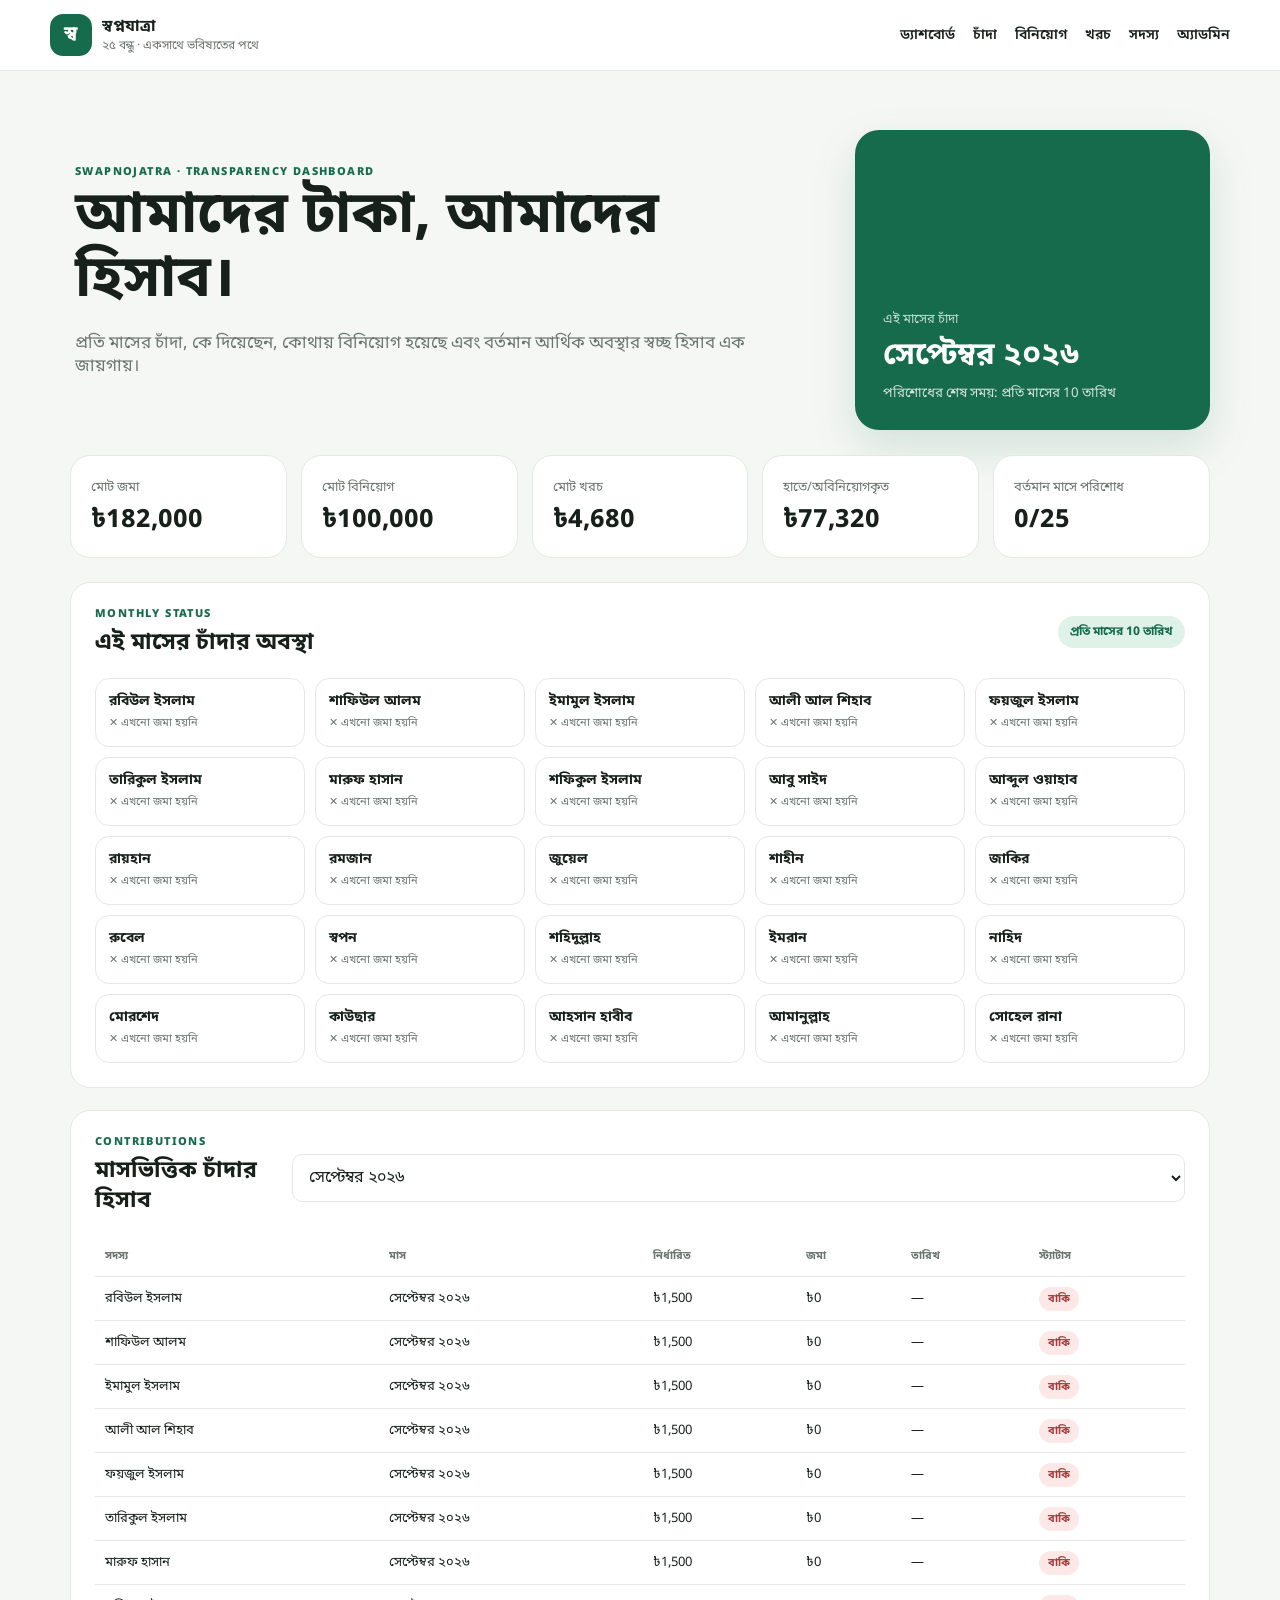
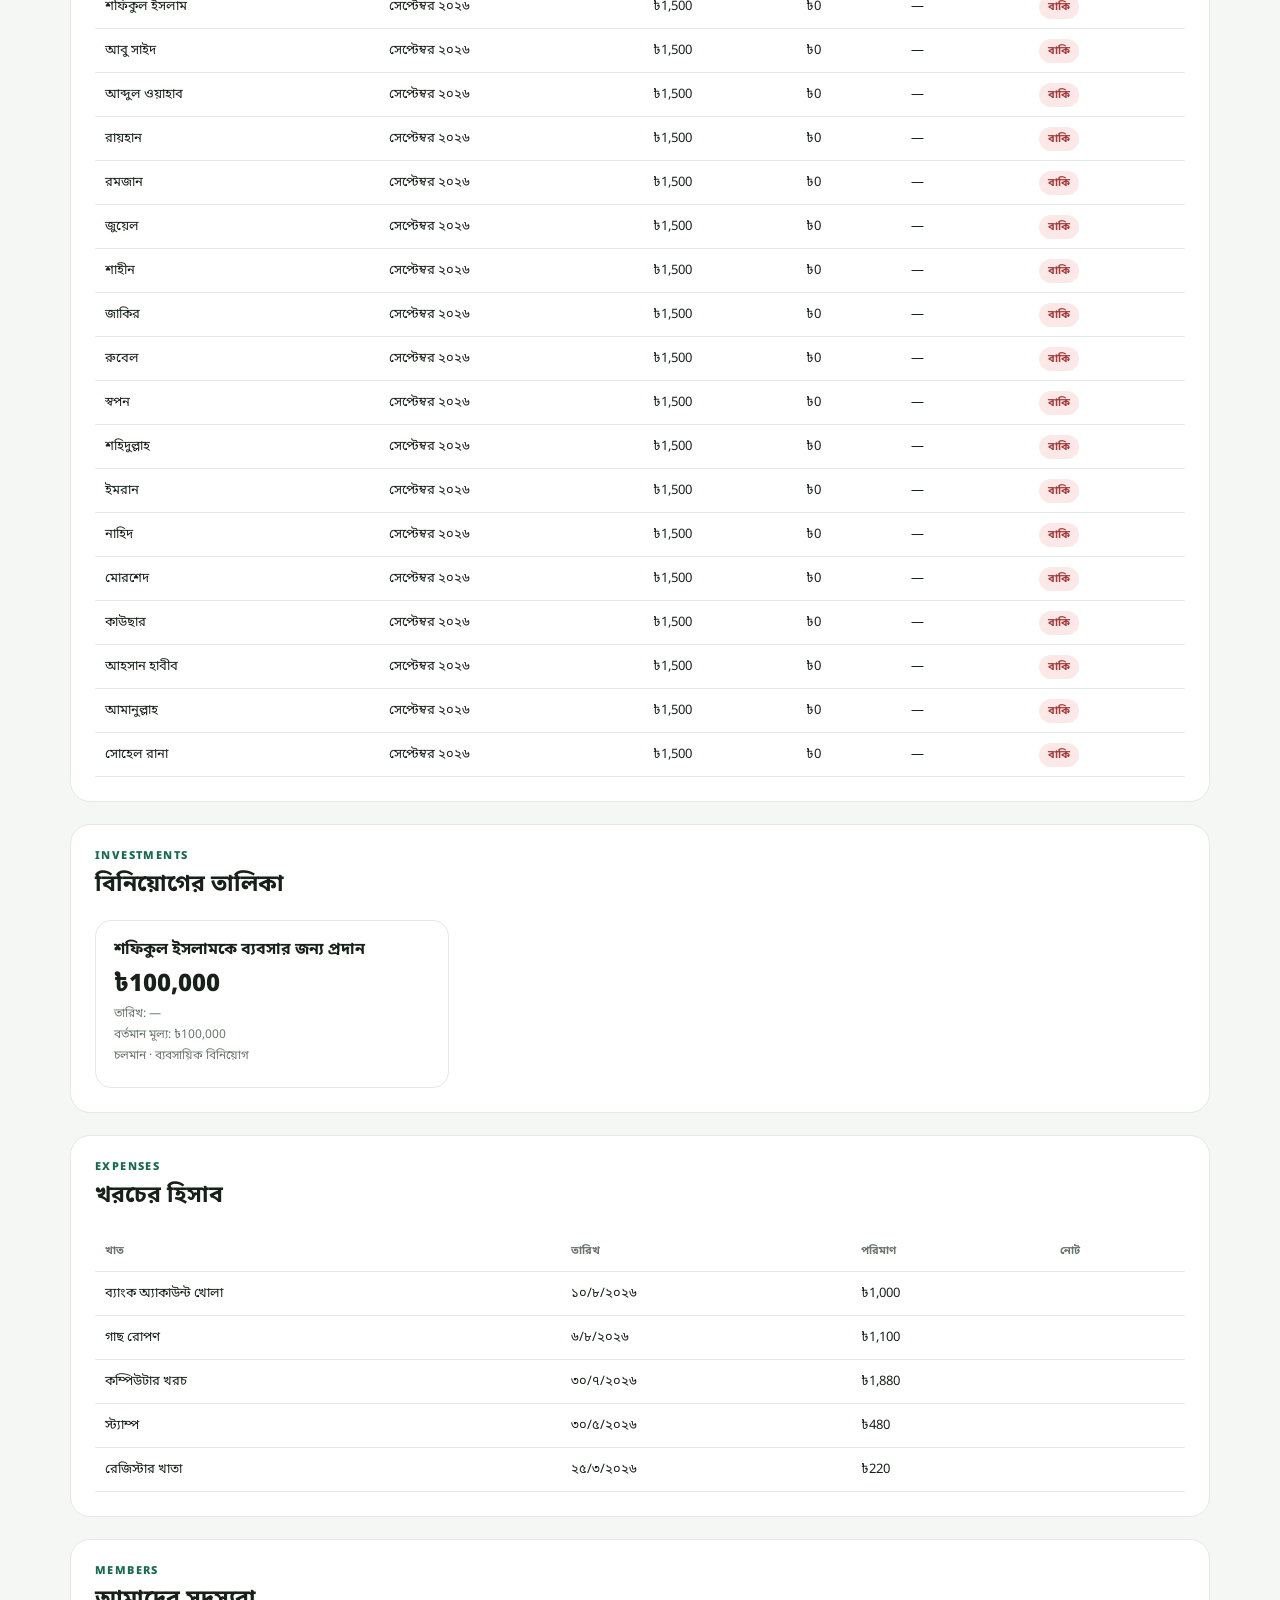
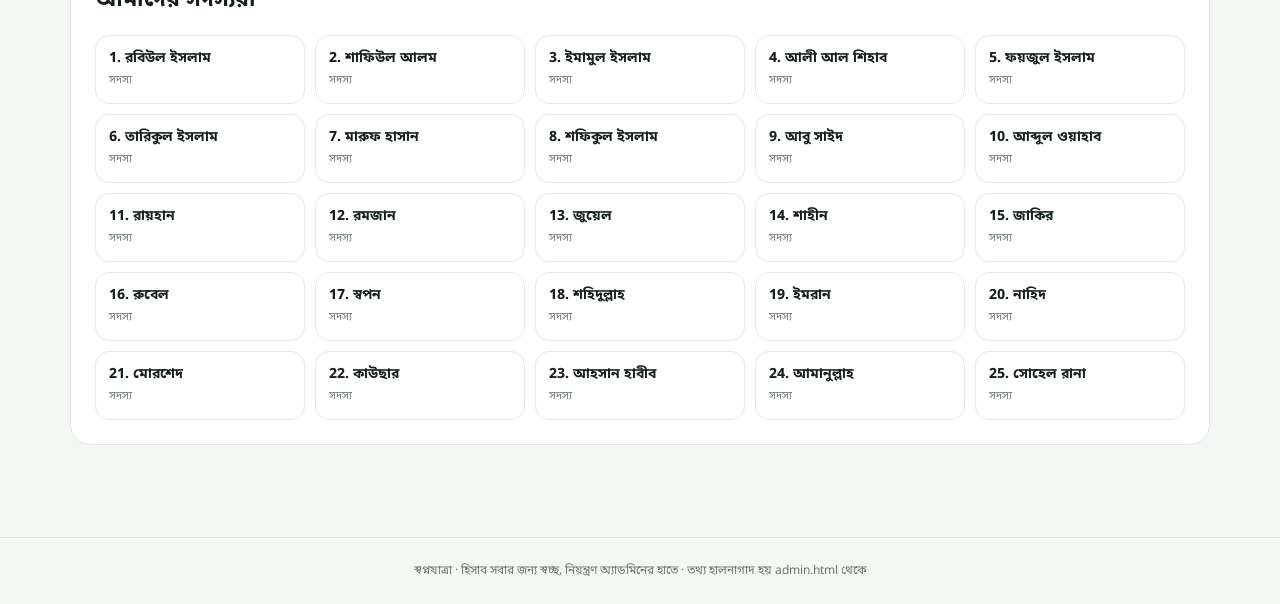
<file: index.html>
<!doctype html>
<html lang="bn">
<head>
  <meta charset="UTF-8">
  <meta name="viewport" content="width=device-width, initial-scale=1.0">
  <title>স্বপ্নযাত্রা — আমাদের সঞ্চয় ও বিনিয়োগ</title>
  <meta name="description" content="স্বপ্নযাত্রা সংগঠনের মাসিক চাঁদা, সদস্যদের পেমেন্ট, বিনিয়োগ ও আর্থিক হিসাব।">
  <link rel="stylesheet" href="css/style.css">
</head>
<body>
<header class="topbar">
  <div class="brand"><div class="logo">স্ব</div><div><strong>স্বপ্নযাত্রা</strong><span>২৫ বন্ধু · একসাথে ভবিষ্যতের পথে</span></div></div>
  <nav>
    <a href="#dashboard">ড্যাশবোর্ড</a>
    <a href="#contributions">চাঁদা</a>
    <a href="#investments">বিনিয়োগ</a>
    <a href="#expenses">খরচ</a>
    <a href="#members">সদস্য</a>
    <a href="admin.html">অ্যাডমিন</a>
  </nav>
</header>

<main>
<section class="hero" id="dashboard">
  <div>
    <p class="eyebrow">SWAPNOJATRA · TRANSPARENCY DASHBOARD</p>
    <h1>আমাদের টাকা, আমাদের হিসাব।</h1>
    <p>প্রতি মাসের চাঁদা, কে দিয়েছেন, কোথায় বিনিয়োগ হয়েছে এবং বর্তমান আর্থিক অবস্থার স্বচ্ছ হিসাব এক জায়গায়।</p>
  </div>
  <div class="hero-card"><span>এই মাসের চাঁদা</span><b id="monthName">—</b><small id="dueSmall">পরিশোধের শেষ সময়: প্রতি মাসের ১০ তারিখ</small></div>
</section>

<section class="stats">
  <div class="stat"><span>মোট জমা</span><strong id="totalContributions">৳0</strong></div>
  <div class="stat"><span>মোট বিনিয়োগ</span><strong id="totalInvestments">৳0</strong></div>
  <div class="stat"><span>মোট খরচ</span><strong id="totalExpenses">৳0</strong></div>
  <div class="stat"><span>হাতে/অবিনিয়োগকৃত</span><strong id="cashBalance">৳0</strong></div>
  <div class="stat"><span>বর্তমান মাসে পরিশোধ</span><strong id="paidCount">0/0</strong></div>
</section>

<section class="panel">
  <div class="panel-head"><div><p class="eyebrow">MONTHLY STATUS</p><h2 id="statusTitle">এই মাসের চাঁদার অবস্থা</h2></div><span class="badge" id="dueBadge">প্রতি মাসের ১০ তারিখ</span></div>
  <div id="paymentStatus" class="member-grid"></div>
</section>

<section class="panel" id="contributions">
  <div class="panel-head"><div><p class="eyebrow">CONTRIBUTIONS</p><h2>মাসভিত্তিক চাঁদার হিসাব</h2></div>
    <select id="monthFilter"></select>
  </div>
  <div class="table-wrap"><table><thead><tr><th>সদস্য</th><th>মাস</th><th>নির্ধারিত</th><th>জমা</th><th>তারিখ</th><th>স্ট্যাটাস</th></tr></thead><tbody id="contributionRows"></tbody></table></div>
</section>

<section class="panel" id="investments">
  <div class="panel-head"><div><p class="eyebrow">INVESTMENTS</p><h2>বিনিয়োগের তালিকা</h2></div></div>
  <div class="investment-grid" id="investmentCards"></div>
</section>

<section class="panel" id="expenses">
  <div class="panel-head"><div><p class="eyebrow">EXPENSES</p><h2>খরচের হিসাব</h2></div></div>
  <div class="table-wrap"><table><thead><tr><th>খাত</th><th>তারিখ</th><th>পরিমাণ</th><th>নোট</th></tr></thead><tbody id="expenseRows"></tbody></table></div>
</section>

<section class="panel" id="members">
  <div class="panel-head"><div><p class="eyebrow">MEMBERS</p><h2>আমাদের সদস্যরা</h2></div></div>
  <div id="membersGrid" class="member-grid"></div>
</section>
</main>

<footer>স্বপ্নযাত্রা · হিসাব সবার জন্য স্বচ্ছ, নিয়ন্ত্রণ অ্যাডমিনের হাতে · তথ্য হালনাগাদ হয় admin.html থেকে</footer>
<script src="js/app.js"></script>
</body>
</html>
</file>
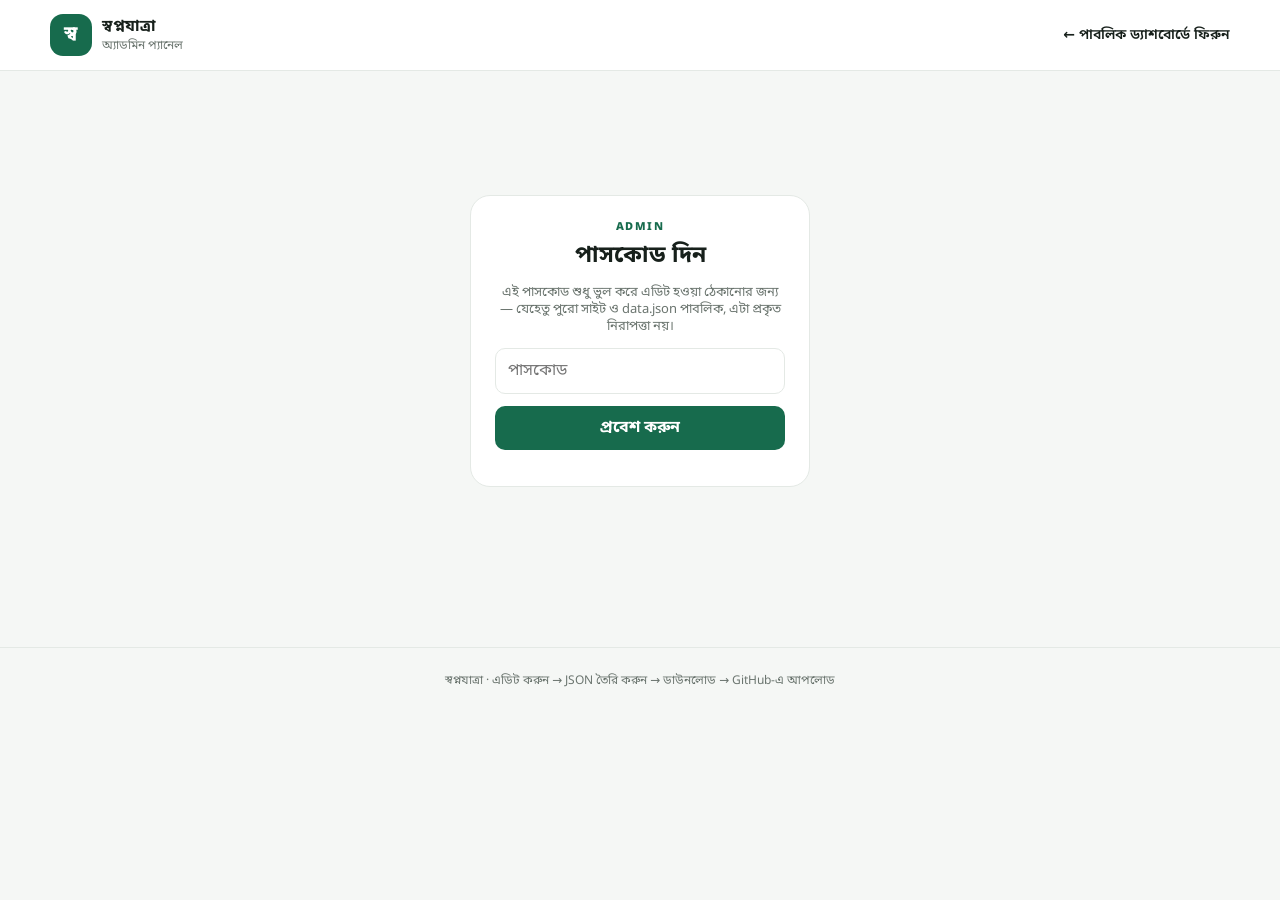
<file: admin.html>
<!doctype html>
<html lang="bn">
<head>
  <meta charset="UTF-8">
  <meta name="viewport" content="width=device-width, initial-scale=1.0">
  <title>অ্যাডমিন — স্বপ্নযাত্রা</title>
  <link rel="stylesheet" href="css/style.css">
</head>
<body>
<header class="topbar">
  <div class="brand"><div class="logo">স্ব</div><div><strong>স্বপ্নযাত্রা</strong><span>অ্যাডমিন প্যানেল</span></div></div>
  <nav><a href="index.html">← পাবলিক ড্যাশবোর্ডে ফিরুন</a></nav>
</header>

<main>

<div id="lockWrap" class="lock-wrap">
  <div class="panel">
    <p class="eyebrow">ADMIN</p>
    <h2>পাসকোড দিন</h2>
    <p class="muted" style="font-size:13px">এই পাসকোড শুধু ভুল করে এডিট হওয়া ঠেকানোর জন্য — যেহেতু পুরো সাইট ও data.json পাবলিক, এটা প্রকৃত নিরাপত্তা নয়।</p>
    <input id="pin" type="password" placeholder="পাসকোড" style="margin:12px 0">
    <button class="primary" style="width:100%" onclick="checkPin()">প্রবেশ করুন</button>
    <p id="pinMsg" class="form-msg" style="color:var(--danger)"></p>
  </div>
</div>

<div id="app" class="hidden">

  <section class="panel">
    <div class="panel-head"><div><p class="eyebrow">DATA</p><h2>বর্তমান ডেটা লোড করুন</h2></div></div>
    <div class="toolbar">
      <button class="primary" onclick="loadFromSite()">সাইটের বর্তমান data.json লোড করুন</button>
      <label class="secondary" style="cursor:pointer;display:inline-flex;align-items:center;padding:11px 16px;border-radius:10px">
        ফাইল থেকে লোড করুন
        <input type="file" id="fileLoader" accept="application/json" style="display:none" onchange="loadFromFile(event)">
      </label>
    </div>
    <p id="loadMsg" class="form-msg"></p>
  </section>

  <section class="panel">
    <div class="panel-head"><div><p class="eyebrow">SUMMARY</p><h2>সারসংক্ষেপ (প্রতি মাসে এটাই আপডেট করুন)</h2></div></div>
    <p class="muted" style="margin-top:-6px;font-size:13px">আপনার খাতার মতো শুধু এই তিনটা সংখ্যা লিখুন — "হাতে থাকা টাকা" নিজে থেকেই হিসাব হয়ে যাবে। সদস্যভিত্তিক নিখুঁত হিসাব রাখার দরকার নেই।</p>
    <div class="form-grid">
      <label>মোট জমা (এ পর্যন্ত সর্বমোট)<input id="sumCollected" type="number" value="0"></label>
      <label>মোট খরচ (এ পর্যন্ত সর্বমোট)<input id="sumExpenses" type="number" value="0"></label>
      <label>মোট বিনিয়োগ (এ পর্যন্ত সর্বমোট)<input id="sumInvested" type="number" value="0"></label>
    </div>
    <p style="font-weight:600;color:var(--forest,#1F3A2E)">হাতে থাকবে: <span id="sumCashPreview">৳0</span></p>
  </section>

  <section class="panel">
    <div class="panel-head"><div><p class="eyebrow">SETTINGS</p><h2>সংগঠনের তথ্য</h2></div></div>
    <div class="form-grid">
      <label>নাম<input id="orgName" value="স্বপ্নযাত্রা"></label>
      <label>চাঁদার শেষ তারিখ (প্রতি মাসের কত তারিখ)<input id="dueDay" type="number" value="10"></label>
    </div>
  </section>

  <section class="panel" id="members">
    <div class="panel-head"><div><p class="eyebrow">MEMBERS</p><h2>সদস্য তালিকা</h2></div>
      <button class="secondary small-btn" onclick="addMember()">+ নতুন সদস্য</button>
    </div>
    <div id="memberRows" class="checklist"></div>
  </section>

  <section class="panel" id="contributions">
    <div class="panel-head"><div><p class="eyebrow">CONTRIBUTIONS</p><h2>এই মাসের চাঁদা পূরণ করুন</h2></div>
      <select id="monthPick"></select>
    </div>
    <div class="toolbar">
      <input id="newMonth" type="month" style="max-width:180px">
      <button class="secondary small-btn" onclick="addMonth()">+ এই মাস যোগ করুন</button>
      <button class="secondary small-btn" onclick="copyFromPrevMonth()">গত মাসের ডেটা কপি করুন</button>
    </div>
    <div class="table-wrap">
      <table>
        <thead><tr><th>সদস্য</th><th>নির্ধারিত</th><th>জমা</th><th>তারিখ</th><th>নোট</th></tr></thead>
        <tbody id="contribRows"></tbody>
      </table>
    </div>
  </section>

  <section class="panel" id="investments">
    <div class="panel-head"><div><p class="eyebrow">INVESTMENTS</p><h2>বিনিয়োগসমূহ</h2></div>
      <button class="secondary small-btn" onclick="addInvestment()">+ নতুন বিনিয়োগ</button>
    </div>
    <div id="investRows"></div>
  </section>

  <section class="panel" id="expenses">
    <div class="panel-head"><div><p class="eyebrow">EXPENSES</p><h2>খরচসমূহ</h2></div>
      <button class="secondary small-btn" onclick="addExpense()">+ নতুন খরচ</button>
    </div>
    <div id="expenseRows"></div>
  </section>

  <section class="panel">
    <div class="panel-head"><div><p class="eyebrow">EXPORT</p><h2>আপডেটেড ফাইল তৈরি করুন</h2></div></div>
    <div class="toolbar">
      <button class="primary" onclick="generateJson()">JSON তৈরি করুন</button>
      <button class="secondary" onclick="copyJson()">কপি করুন</button>
      <button class="secondary" onclick="downloadJson()">data.json ডাউনলোড করুন</button>
    </div>
    <textarea id="jsonOut" class="jsonbox" readonly></textarea>
    <p id="genMsg" class="form-msg"></p>
  </section>

</div>
</main>

<footer>স্বপ্নযাত্রা · এডিট করুন → JSON তৈরি করুন → ডাউনলোড → GitHub-এ আপলোড</footer>
<script src="js/admin.js"></script>
</body>
</html>
</file>
<file: css/style.css>
@import url('https://fonts.googleapis.com/css2?family=Noto+Sans+Bengali:wght@400;500;600;700;800&display=swap');
:root{--ink:#17201b;--muted:#6b756f;--line:#e4e9e5;--bg:#f5f7f5;--card:#fff;--accent:#176b4d;--accent2:#dff2e9;--danger:#a33d3d;--warn:#9b6a00}
*{box-sizing:border-box}html{scroll-behavior:smooth}body{margin:0;background:var(--bg);color:var(--ink);font-family:"Noto Sans Bengali",system-ui,sans-serif}a{color:inherit;text-decoration:none}
.topbar{position:sticky;top:0;z-index:10;background:rgba(255,255,255,.94);backdrop-filter:blur(12px);border-bottom:1px solid var(--line);padding:14px max(20px,calc((100% - 1180px)/2));display:flex;align-items:center;justify-content:space-between;gap:20px}.brand{display:flex;align-items:center;gap:10px}.brand span{display:block;font-size:12px;color:var(--muted)}.logo{width:42px;height:42px;border-radius:13px;background:var(--accent);color:#fff;display:grid;place-items:center;font-weight:800;font-size:20px}.topbar nav{display:flex;gap:18px;font-size:14px;font-weight:600}.topbar nav a:hover{color:var(--accent)}
main{max-width:1180px;margin:auto;padding:34px 20px 70px}.hero{display:grid;grid-template-columns:1.5fr .7fr;gap:24px;align-items:stretch;margin:25px 0}.hero>div:first-child{padding:35px 5px}.eyebrow{font-size:11px;letter-spacing:1.4px;color:var(--accent);font-weight:800;margin:0 0 7px}.hero h1{font-size:clamp(32px,5vw,58px);line-height:1.1;margin:0 0 18px}.hero p:not(.eyebrow){font-size:17px;color:var(--muted);max-width:680px}.hero-card{background:var(--accent);color:#fff;border-radius:24px;padding:28px;display:flex;flex-direction:column;justify-content:end;min-height:230px;box-shadow:0 18px 45px rgba(23,107,77,.15)}.hero-card span{opacity:.75;font-size:13px}.hero-card b{font-size:31px;margin:8px 0}.hero-card small{opacity:.8}
.stats{display:grid;grid-template-columns:repeat(auto-fit,minmax(150px,1fr));gap:14px;margin:0 0 24px}.stat,.panel{background:var(--card);border:1px solid var(--line);border-radius:20px}.stat{padding:20px}.stat span{font-size:13px;color:var(--muted)}.stat strong{display:block;font-size:25px;margin-top:6px}
.panel{padding:24px;margin:22px 0}.panel-head{display:flex;align-items:center;justify-content:space-between;gap:15px;margin-bottom:20px}.panel h2{margin:0;font-size:23px}.panel h3{margin-top:0}.badge{font-size:12px;background:var(--accent2);color:var(--accent);padding:8px 12px;border-radius:999px;font-weight:700}
.member-grid{display:grid;grid-template-columns:repeat(5,1fr);gap:10px}.member-card{border:1px solid var(--line);border-radius:14px;padding:13px;background:#fff}.member-card strong{display:block;font-size:14px}.member-card small{color:var(--muted);font-size:11px}.status-paid{color:var(--accent)}.status-unpaid{color:var(--danger)}.status-late{color:var(--warn)}
.table-wrap{overflow:auto}table{width:100%;border-collapse:collapse;font-size:13px}th,td{text-align:left;padding:13px 10px;border-bottom:1px solid var(--line);white-space:nowrap}th{color:var(--muted);font-size:11px;text-transform:uppercase}.pill{padding:5px 9px;border-radius:999px;font-weight:700;font-size:11px}.pill.paid{background:var(--accent2);color:var(--accent)}.pill.unpaid{background:#fde8e8;color:var(--danger)}
.investment-grid{display:grid;grid-template-columns:repeat(3,1fr);gap:14px}.investment{border:1px solid var(--line);border-radius:16px;padding:18px}.investment h3{font-size:16px;margin:0 0 8px}.investment .amount{font-size:24px;font-weight:800}.investment p{color:var(--muted);font-size:12px;margin:5px 0}
.form-grid{display:grid;grid-template-columns:repeat(3,1fr);gap:14px;margin-bottom:15px}label{font-size:12px;font-weight:700;color:var(--muted)}input,select{display:block;width:100%;margin-top:6px;border:1px solid var(--line);border-radius:10px;padding:11px 12px;font:inherit;background:#fff;color:var(--ink)}button{border:0;border-radius:10px;padding:11px 16px;font:inherit;font-weight:700;cursor:pointer}.primary{background:var(--accent);color:#fff}.secondary{background:#edf1ee;color:var(--ink);margin-top:20px}.form-msg{font-size:12px;margin-left:10px}.muted{color:var(--muted)}.hidden{display:none}.admin-tabs{display:flex;gap:8px;margin-bottom:20px}.tab{background:#edf1ee}.tab.active{background:var(--accent);color:#fff}.admin-form{border-top:1px solid var(--line);padding-top:20px}
footer{text-align:center;color:var(--muted);font-size:12px;padding:25px;border-top:1px solid var(--line)}
@media(max-width:800px){.topbar{align-items:flex-start}.topbar nav{display:none}.hero{grid-template-columns:1fr}.stats{grid-template-columns:repeat(2,1fr)}.member-grid{grid-template-columns:repeat(2,1fr)}.investment-grid{grid-template-columns:1fr}.form-grid{grid-template-columns:1fr}.panel{padding:18px}}

/* --- added for static admin.html (no backend) --- */
.lock-wrap{max-width:380px;margin:90px auto;padding:0 20px}
.lock-wrap .panel{text-align:center}
.toolbar{display:flex;gap:10px;flex-wrap:wrap;margin:14px 0}
.jsonbox{width:100%;min-height:240px;font-family:ui-monospace,monospace;font-size:12.5px;border:1px solid var(--line);border-radius:10px;padding:12px}
.row-actions{display:flex;justify-content:flex-end;margin-top:8px}
.checklist{max-height:280px;overflow:auto;border:1px solid var(--line);border-radius:10px;padding:6px 14px}
.checklist label{display:flex;align-items:center;gap:8px;font-weight:600;color:var(--ink);padding:8px 0;border-bottom:1px solid var(--line)}
.checklist label:last-child{border-bottom:none}
.checklist input{width:auto;margin:0}
.small-btn{padding:7px 12px;font-size:12px}
</file>
